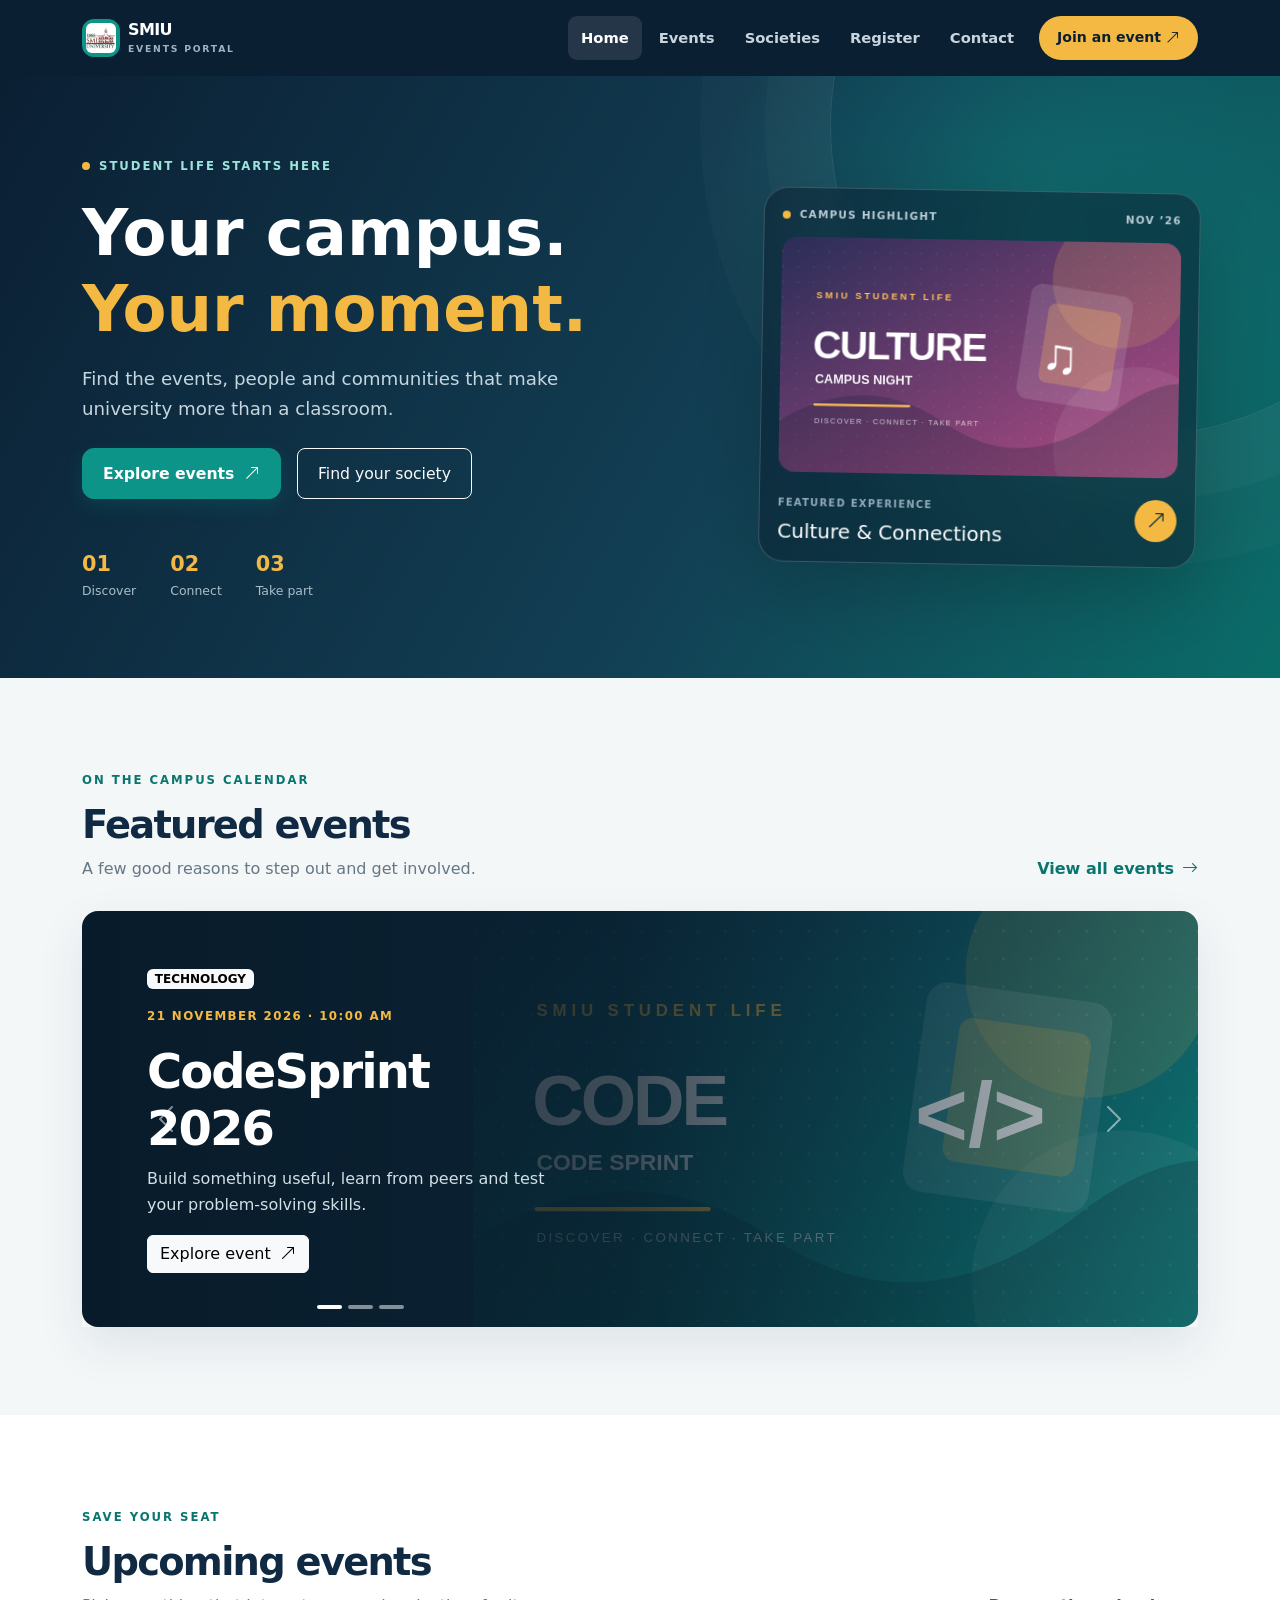
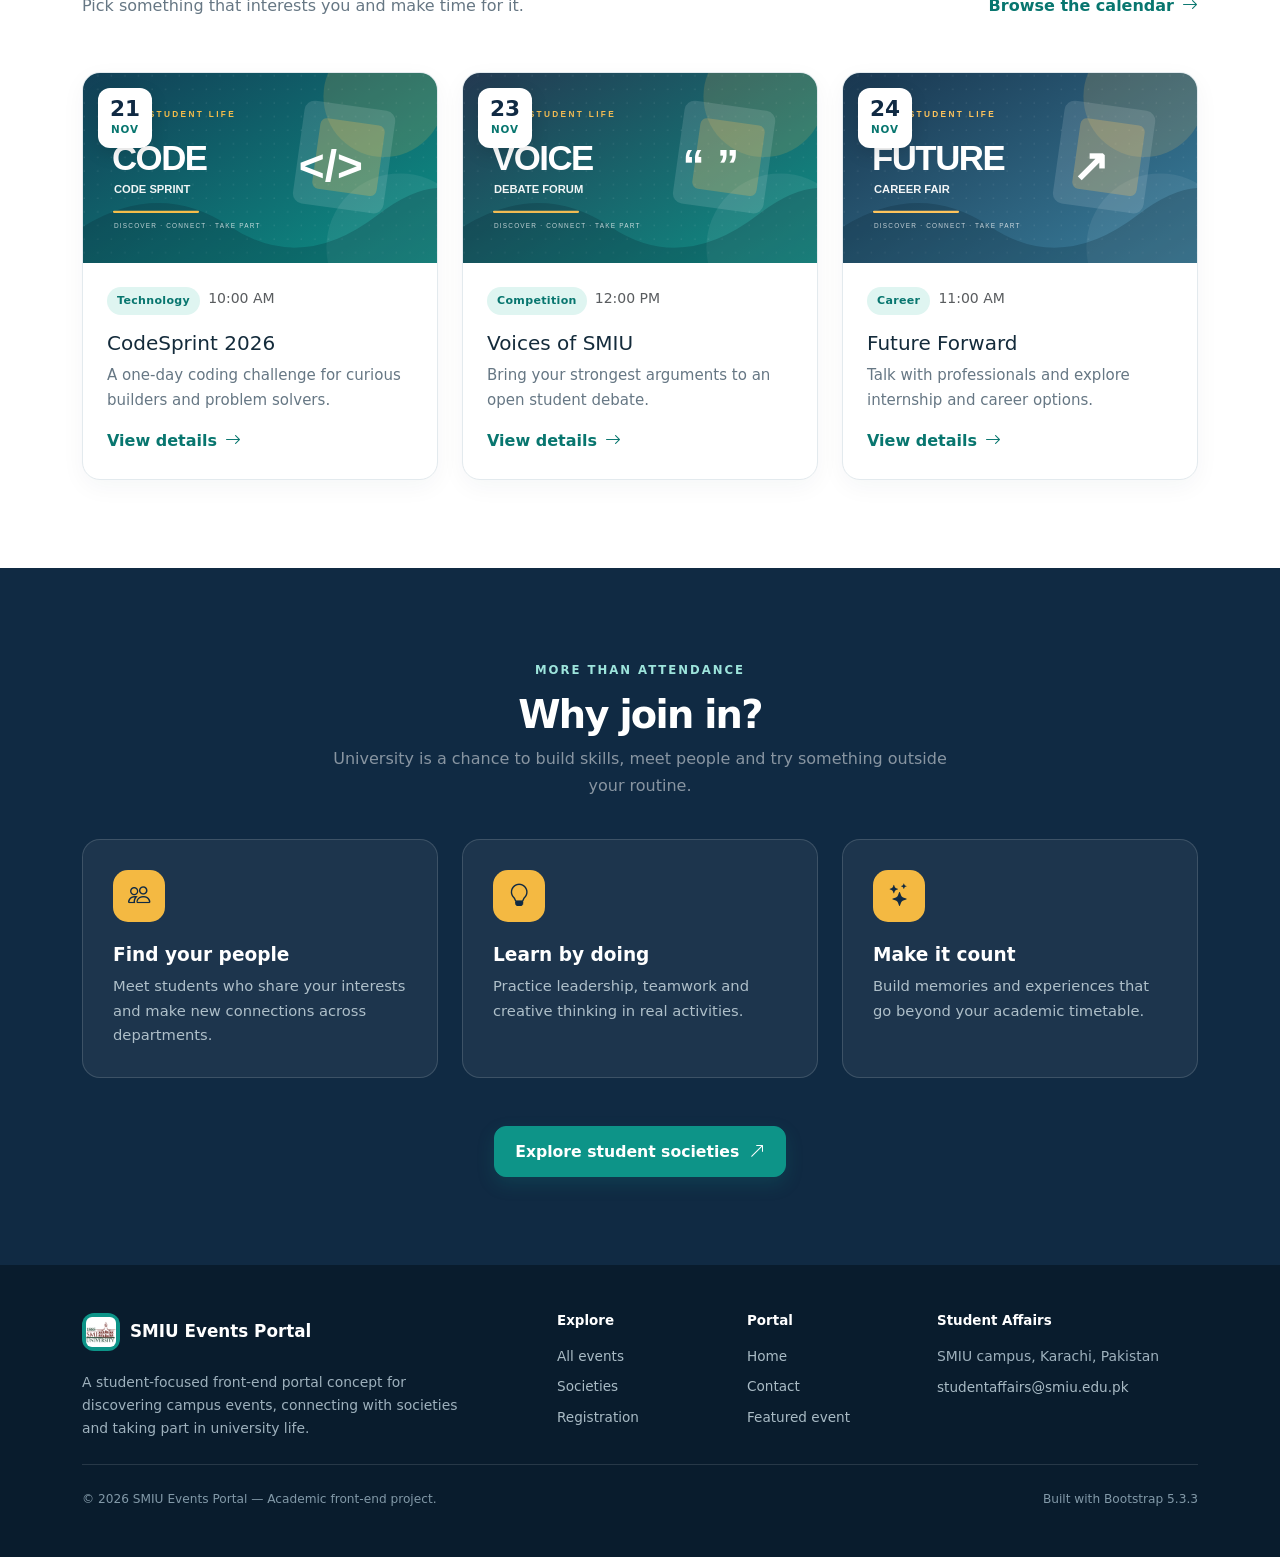
<file: index.html>
<!doctype html>
<html lang="en">
  <head>
    <meta charset="utf-8" />
    <meta name="viewport" content="width=device-width, initial-scale=1" />
    <meta
      name="description"
      content="Discover SMIU campus events, student societies, workshops and activities in one place."
    />
    <meta name="theme-color" content="#102a43" />
    <title>Discover campus life | SMIU Events Portal</title>
    <link rel="preconnect" href="https://cdn.jsdelivr.net" crossorigin />
    <link
      href="https://cdn.jsdelivr.net/npm/bootstrap@5.3.3/dist/css/bootstrap.min.css"
      rel="stylesheet"
      integrity="sha384-QWTKZyjpPEjISv5WaRU9OFeRpok6YctnYmDr5pNlyT2bRjXh0JMhjY6hW+ALEwIH"
      crossorigin="anonymous"
    />
    <link
      href="https://cdn.jsdelivr.net/npm/bootstrap-icons@1.11.3/font/bootstrap-icons.min.css"
      rel="stylesheet"
    />
    <link href="css/style.css" rel="stylesheet" />
  </head>
  <body>
    <header>
      <nav class="navbar navbar-expand-lg navbar-dark portal-navbar">
        <div class="container">
          <a
            class="navbar-brand d-flex align-items-center gap-2"
            href="index.html"
            aria-label="SMIU Events Portal home"
          >
            <span class="brand-mark">
              <img
                class="rounded"
                src="./images/smiuLogo.png"
                alt="SMIU logo"
                width="30"
                height="30"
              />
            </span>
            <span class="brand-copy">SMIU <span>EVENTS PORTAL</span></span>
          </a>
          <button
            class="navbar-toggler"
            type="button"
            data-bs-toggle="collapse"
            data-bs-target="#mainNavigation"
            aria-controls="mainNavigation"
            aria-expanded="false"
            aria-label="Toggle navigation"
          >
            <span class="navbar-toggler-icon"></span>
          </button>
          <div class="collapse navbar-collapse" id="mainNavigation">
            <ul class="navbar-nav ms-auto align-items-lg-center gap-lg-1">
              <li class="nav-item">
                <a class="nav-link active" href="index.html" aria-current="page"
                  >Home</a
                >
              </li>
              <li class="nav-item">
                <a class="nav-link" href="events.html">Events</a>
              </li>
              <li class="nav-item">
                <a class="nav-link" href="societies.html">Societies</a>
              </li>
              <li class="nav-item">
                <a class="nav-link" href="register.html">Register</a>
              </li>
              <li class="nav-item">
                <a class="nav-link" href="contact.html">Contact</a>
              </li>
              <li class="nav-item ms-lg-2">
                <a class="btn btn-nav-cta" href="register.html"
                  >Join an event
                  <i class="bi bi-arrow-up-right" aria-hidden="true"></i
                ></a>
              </li>
            </ul>
          </div>
        </div>
      </nav>
    </header>
    <main>
      <section class="home-hero">
        <div class="hero-overlay"></div>
        <div class="container position-relative hero-content">
          <div class="row align-items-center min-vh-hero g-5">
            <div class="col-lg-7">
              <span class="eyebrow eyebrow-light"
                ><span class="eyebrow-dot"></span> Student life starts
                here</span
              >
              <h1 class="display-3 fw-bold text-white mt-3">
                Your campus.<br /><span class="text-highlight"
                  >Your moment.</span
                >
              </h1>
              <p class="hero-lead mt-3">
                Find the events, people and communities that make university
                more than a classroom.
              </p>
              <div class="d-flex flex-wrap gap-3 mt-4">
                <a class="btn btn-primary btn-lg" href="events.html"
                  >Explore events
                  <i class="bi bi-arrow-up-right ms-1" aria-hidden="true"></i
                ></a>
                <a class="btn btn-outline-light btn-lg" href="societies.html"
                  >Find your society</a
                >
              </div>
              <div class="hero-proof mt-5">
                <div><strong>01</strong><span>Discover</span></div>
                <div><strong>02</strong><span>Connect</span></div>
                <div><strong>03</strong><span>Take part</span></div>
              </div>
            </div>
            <div class="col-lg-5 d-none d-lg-block">
              <div class="hero-side-card">
                <div class="hero-side-top">
                  <span class="live-dot"></span> CAMPUS HIGHLIGHT
                  <span class="ms-auto">NOV ’26</span>
                </div>
                <img
                  src="images/culture-fest.svg"
                  alt="Illustration of a student cultural festival with stage lights and people"
                  class="img-fluid rounded-4"
                />
                <div
                  class="d-flex justify-content-between align-items-center mt-3"
                >
                  <div>
                    <span class="small-label">FEATURED EXPERIENCE</span>
                    <h2 class="h5 text-white mb-0 mt-1">
                      Culture &amp; Connections
                    </h2>
                  </div>
                  <a
                    class="round-arrow"
                    href="event-details.html"
                    aria-label="View featured event details"
                    ><i class="bi bi-arrow-up-right" aria-hidden="true"></i
                  ></a>
                </div>
              </div>
            </div>
          </div>
        </div>
      </section>

      <section class="section-pad bg-soft">
        <div class="container">
          <div
            class="section-heading d-flex flex-column flex-md-row justify-content-between align-items-md-end gap-3"
          >
            <div>
              <span class="eyebrow">On the campus calendar</span>
              <h2 class="section-title">Featured events</h2>
              <p class="section-subtitle">
                A few good reasons to step out and get involved.
              </p>
            </div>
            <a class="text-link" href="events.html"
              >View all events
              <i class="bi bi-arrow-right" aria-hidden="true"></i
            ></a>
          </div>
          <div
            id="featuredEvents"
            class="carousel slide featured-carousel mt-4"
            data-bs-ride="carousel"
            data-bs-interval="5000"
          >
            <div class="carousel-indicators">
              <button
                type="button"
                data-bs-target="#featuredEvents"
                data-bs-slide-to="0"
                class="active"
                aria-current="true"
                aria-label="Slide 1"
              ></button>
              <button
                type="button"
                data-bs-target="#featuredEvents"
                data-bs-slide-to="1"
                aria-label="Slide 2"
              ></button>
              <button
                type="button"
                data-bs-target="#featuredEvents"
                data-bs-slide-to="2"
                aria-label="Slide 3"
              ></button>
            </div>
            <div class="carousel-inner rounded-4 overflow-hidden">
              <div class="carousel-item active">
                <div class="feature-slide feature-slide-one">
                  <img
                    src="images/codefest.svg"
                    alt="Illustration of a coding competition with a laptop and code symbols"
                  />
                  <div class="feature-slide-content">
                    <span class="badge text-bg-light">TECHNOLOGY</span>
                    <p class="slide-date mt-3">21 NOVEMBER 2026 · 10:00 AM</p>
                    <h3>CodeSprint 2026</h3>
                    <p>
                      Build something useful, learn from peers and test your
                      problem-solving skills.
                    </p>
                    <a class="btn btn-light" href="event-details.html"
                      >Explore event
                      <i
                        class="bi bi-arrow-up-right ms-1"
                        aria-hidden="true"
                      ></i
                    ></a>
                  </div>
                </div>
              </div>
              <div class="carousel-item">
                <div class="feature-slide feature-slide-two">
                  <img
                    src="images/career-fair.svg"
                    alt="Illustration of a career fair with students and presentation booths"
                  />
                  <div class="feature-slide-content">
                    <span class="badge text-bg-light">CAREER</span>
                    <p class="slide-date mt-3">24 NOVEMBER 2026 · 11:00 AM</p>
                    <h3>Future Forward</h3>
                    <p>
                      Meet industry guests, ask better questions and explore
                      career paths.
                    </p>
                    <a class="btn btn-light" href="event-details.html"
                      >Explore event
                      <i
                        class="bi bi-arrow-up-right ms-1"
                        aria-hidden="true"
                      ></i
                    ></a>
                  </div>
                </div>
              </div>
              <div class="carousel-item">
                <div class="feature-slide feature-slide-three">
                  <img
                    src="images/culture-fest.svg"
                    alt="Illustration of a campus cultural night with colorful stage lighting"
                  />
                  <div class="feature-slide-content">
                    <span class="badge text-bg-light">CULTURE</span>
                    <p class="slide-date mt-3">28 NOVEMBER 2026 · 05:00 PM</p>
                    <h3>Culture &amp; Connections</h3>
                    <p>
                      An evening for music, food, creativity and the many
                      stories on campus.
                    </p>
                    <a class="btn btn-light" href="event-details.html"
                      >Explore event
                      <i
                        class="bi bi-arrow-up-right ms-1"
                        aria-hidden="true"
                      ></i
                    ></a>
                  </div>
                </div>
              </div>
            </div>
            <button
              class="carousel-control-prev"
              type="button"
              data-bs-target="#featuredEvents"
              data-bs-slide="prev"
            >
              <span class="carousel-control-prev-icon" aria-hidden="true"></span
              ><span class="visually-hidden">Previous</span>
            </button>
            <button
              class="carousel-control-next"
              type="button"
              data-bs-target="#featuredEvents"
              data-bs-slide="next"
            >
              <span class="carousel-control-next-icon" aria-hidden="true"></span
              ><span class="visually-hidden">Next</span>
            </button>
          </div>
        </div>
      </section>

      <section class="section-pad">
        <div class="container">
          <div
            class="section-heading d-flex flex-column flex-md-row justify-content-between align-items-md-end gap-3"
          >
            <div>
              <span class="eyebrow">Save your seat</span>
              <h2 class="section-title">Upcoming events</h2>
              <p class="section-subtitle">
                Pick something that interests you and make time for it.
              </p>
            </div>
            <a class="text-link" href="events.html"
              >Browse the calendar
              <i class="bi bi-arrow-right" aria-hidden="true"></i
            ></a>
          </div>
          <div class="row g-4 mt-2">
            <div class="col-md-6 col-lg-4">
              <article class="event-card h-100">
                <div class="event-image-wrap">
                  <img
                    src="images/codefest.svg"
                    alt="Illustrated artwork for CodeSprint coding competition"
                  /><span class="date-tile"
                    ><strong>21</strong><small>NOV</small></span
                  >
                </div>
                <div class="p-4">
                  <div class="d-flex gap-2 flex-wrap mb-3">
                    <span class="category-badge">Technology</span
                    ><span class="text-muted small">10:00 AM</span>
                  </div>
                  <h3 class="h5">CodeSprint 2026</h3>
                  <p class="card-copy">
                    A one-day coding challenge for curious builders and problem
                    solvers.
                  </p>
                  <a class="text-link" href="event-details.html"
                    >View details
                    <i class="bi bi-arrow-right" aria-hidden="true"></i
                  ></a>
                </div>
              </article>
            </div>
            <div class="col-md-6 col-lg-4">
              <article class="event-card h-100">
                <div class="event-image-wrap">
                  <img
                    src="images/debate.svg"
                    alt="Illustration of two microphones for a student debate"
                  /><span class="date-tile"
                    ><strong>23</strong><small>NOV</small></span
                  >
                </div>
                <div class="p-4">
                  <div class="d-flex gap-2 flex-wrap mb-3">
                    <span class="category-badge">Competition</span
                    ><span class="text-muted small">12:00 PM</span>
                  </div>
                  <h3 class="h5">Voices of SMIU</h3>
                  <p class="card-copy">
                    Bring your strongest arguments to an open student debate.
                  </p>
                  <a class="text-link" href="event-details.html"
                    >View details
                    <i class="bi bi-arrow-right" aria-hidden="true"></i
                  ></a>
                </div>
              </article>
            </div>
            <div class="col-md-6 col-lg-4">
              <article class="event-card h-100">
                <div class="event-image-wrap">
                  <img
                    src="images/career-fair.svg"
                    alt="Illustrated artwork for a student career fair"
                  /><span class="date-tile"
                    ><strong>24</strong><small>NOV</small></span
                  >
                </div>
                <div class="p-4">
                  <div class="d-flex gap-2 flex-wrap mb-3">
                    <span class="category-badge">Career</span
                    ><span class="text-muted small">11:00 AM</span>
                  </div>
                  <h3 class="h5">Future Forward</h3>
                  <p class="card-copy">
                    Talk with professionals and explore internship and career
                    options.
                  </p>
                  <a class="text-link" href="event-details.html"
                    >View details
                    <i class="bi bi-arrow-right" aria-hidden="true"></i
                  ></a>
                </div>
              </article>
            </div>
          </div>
        </div>
      </section>

      <section class="section-pad bg-navy text-white">
        <div class="container">
          <div class="text-center mx-auto section-intro">
            <span class="eyebrow eyebrow-light">More than attendance</span>
            <h2 class="section-title text-white">Why join in?</h2>
            <p class="section-subtitle text-white-50">
              University is a chance to build skills, meet people and try
              something outside your routine.
            </p>
          </div>
          <div class="row g-4 mt-3">
            <div class="col-md-4">
              <div class="why-card h-100">
                <span class="why-icon"
                  ><i class="bi bi-people" aria-hidden="true"></i
                ></span>
                <h3>Find your people</h3>
                <p>
                  Meet students who share your interests and make new
                  connections across departments.
                </p>
              </div>
            </div>
            <div class="col-md-4">
              <div class="why-card h-100">
                <span class="why-icon"
                  ><i class="bi bi-lightbulb" aria-hidden="true"></i
                ></span>
                <h3>Learn by doing</h3>
                <p>
                  Practice leadership, teamwork and creative thinking in real
                  activities.
                </p>
              </div>
            </div>
            <div class="col-md-4">
              <div class="why-card h-100">
                <span class="why-icon"
                  ><i class="bi bi-stars" aria-hidden="true"></i
                ></span>
                <h3>Make it count</h3>
                <p>
                  Build memories and experiences that go beyond your academic
                  timetable.
                </p>
              </div>
            </div>
          </div>
          <div class="text-center mt-5">
            <a class="btn btn-primary btn-lg" href="societies.html"
              >Explore student societies
              <i class="bi bi-arrow-up-right ms-1" aria-hidden="true"></i
            ></a>
          </div>
        </div>
      </section>
    </main>
    <footer class="portal-footer">
      <div class="container py-5">
        <div class="row g-4 align-items-start">
          <div class="col-lg-5">
            <a class="footer-brand" href="index.html"
              ><span class="brand-mark"
                ><img
                  class="rounded"
                  src="./images/smiuLogo.png"
                  alt="SMIU logo"
                  width="30"
                  height="30"
              /></span>
              SMIU Events Portal</a
            >
            <p class="footer-copy mt-3 mb-0">
              A student-focused front-end portal concept for discovering campus
              events, connecting with societies and taking part in university
              life.
            </p>
          </div>
          <div class="col-6 col-lg-2">
            <h2 class="footer-heading">Explore</h2>
            <a href="events.html">All events</a>
            <a href="societies.html">Societies</a>
            <a href="register.html">Registration</a>
          </div>
          <div class="col-6 col-lg-2">
            <h2 class="footer-heading">Portal</h2>
            <a href="index.html">Home</a>
            <a href="contact.html">Contact</a>
            <a href="event-details.html">Featured event</a>
          </div>
          <div class="col-lg-3">
            <h2 class="footer-heading">Student Affairs</h2>
            <p class="footer-copy mb-2">SMIU campus, Karachi, Pakistan</p>
            <a href="mailto:studentaffairs@smiu.edu.pk"
              >studentaffairs@smiu.edu.pk</a
            >
          </div>
        </div>
        <div
          class="footer-bottom mt-4 pt-4 d-flex flex-column flex-md-row justify-content-between gap-2"
        >
          <span
            >© <span data-current-year>2026</span> SMIU Events Portal — Academic
            front-end project.</span
          >
          <span>Built with Bootstrap 5.3.3</span>
        </div>
      </div>
    </footer>
    <script
      src="https://cdn.jsdelivr.net/npm/bootstrap@5.3.3/dist/js/bootstrap.bundle.min.js"
      integrity="sha384-YvpcrYf0tY3lHB60NNkmXc5s9fDVZLESaAA55NDzOxhy9GkcIdslK1eN7N6jIeHz"
      crossorigin="anonymous"
    ></script>
    <script src="js/main.js"></script>
  </body>
</html>
</file>
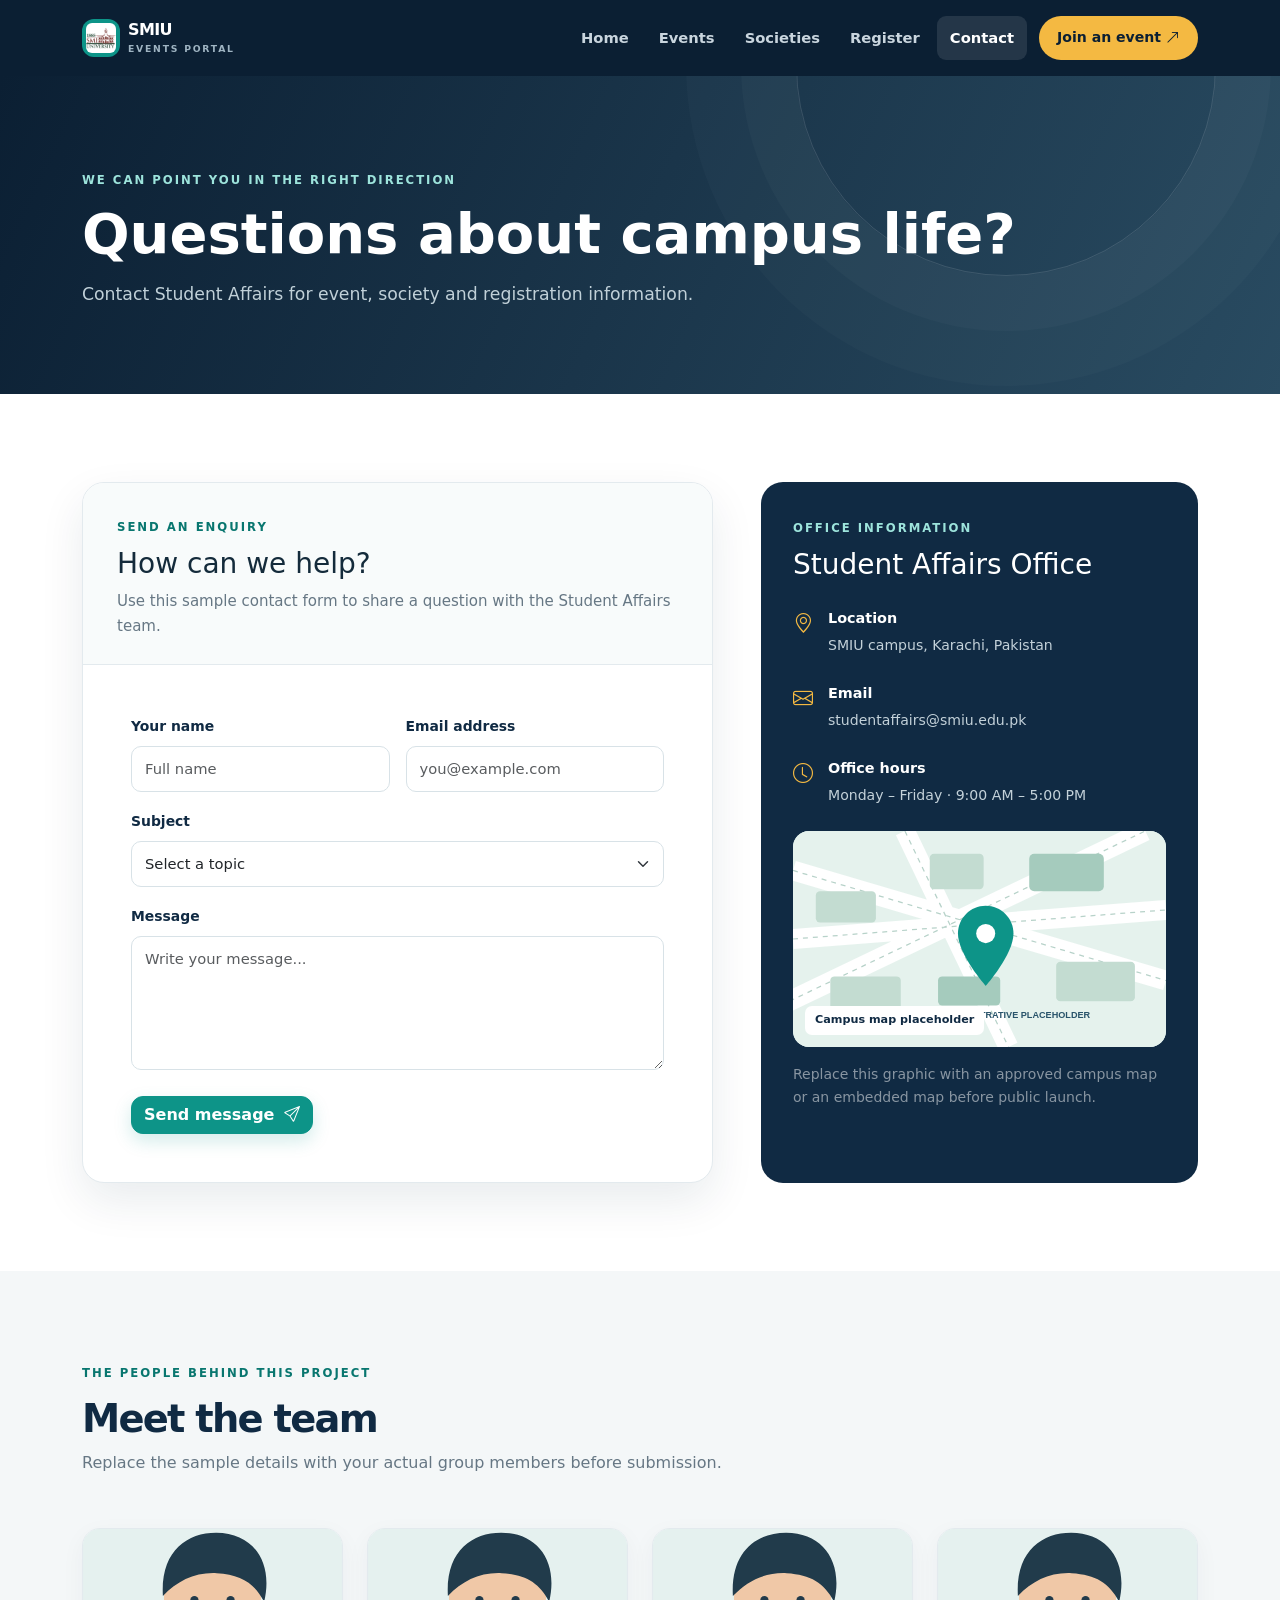
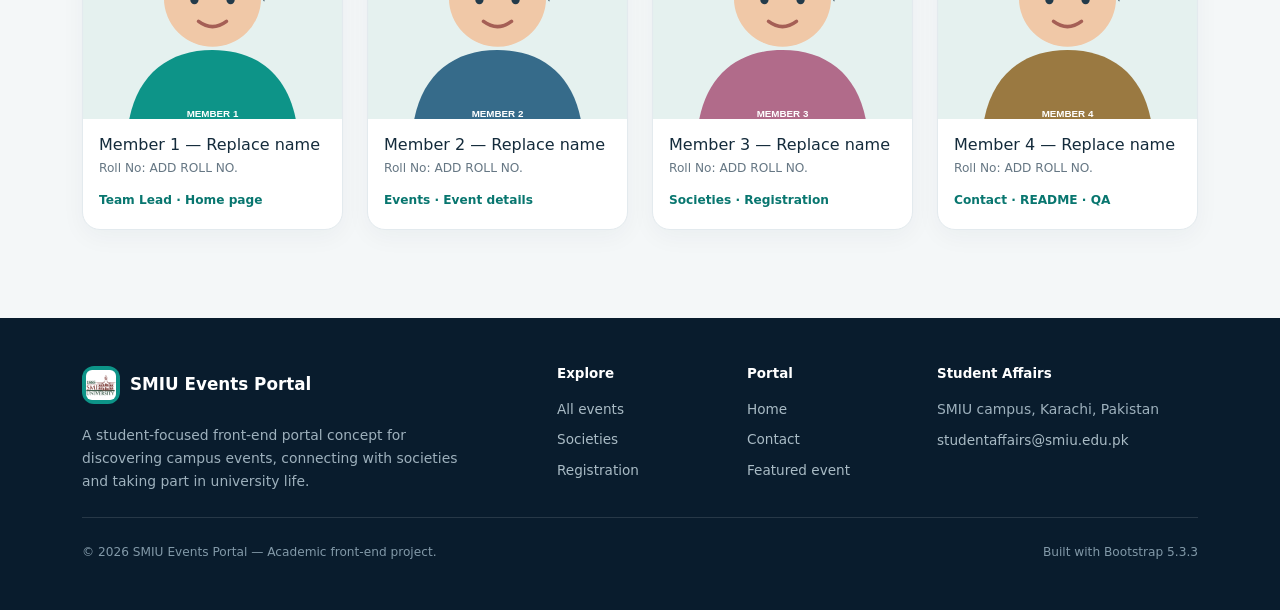
<file: contact.html>
<!doctype html>
<html lang="en">
  <head>
    <meta charset="utf-8" />
    <meta name="viewport" content="width=device-width, initial-scale=1" />
    <meta
      name="description"
      content="Contact the SMIU Student Affairs Office and view the student project team."
    />
    <meta name="theme-color" content="#102a43" />
    <title>Contact Student Affairs | SMIU Events Portal</title>
    <link rel="preconnect" href="https://cdn.jsdelivr.net" crossorigin />
    <link
      href="https://cdn.jsdelivr.net/npm/bootstrap@5.3.3/dist/css/bootstrap.min.css"
      rel="stylesheet"
      integrity="sha384-QWTKZyjpPEjISv5WaRU9OFeRpok6YctnYmDr5pNlyT2bRjXh0JMhjY6hW+ALEwIH"
      crossorigin="anonymous"
    />
    <link
      href="https://cdn.jsdelivr.net/npm/bootstrap-icons@1.11.3/font/bootstrap-icons.min.css"
      rel="stylesheet"
    />
    <link href="css/style.css" rel="stylesheet" />
  </head>
  <body>
    <header>
      <nav class="navbar navbar-expand-lg navbar-dark portal-navbar">
        <div class="container">
          <a
            class="navbar-brand d-flex align-items-center gap-2"
            href="index.html"
            aria-label="SMIU Events Portal home"
          >
            <span class="brand-mark"
              ><img
                class="rounded"
                src="./images/smiuLogo.png"
                alt="SMIU logo"
                width="30"
                height="30"
            /></span>
            <span class="brand-copy">SMIU <span>EVENTS PORTAL</span></span>
          </a>
          <button
            class="navbar-toggler"
            type="button"
            data-bs-toggle="collapse"
            data-bs-target="#mainNavigation"
            aria-controls="mainNavigation"
            aria-expanded="false"
            aria-label="Toggle navigation"
          >
            <span class="navbar-toggler-icon"></span>
          </button>
          <div class="collapse navbar-collapse" id="mainNavigation">
            <ul class="navbar-nav ms-auto align-items-lg-center gap-lg-1">
              <li class="nav-item">
                <a class="nav-link" href="index.html">Home</a>
              </li>
              <li class="nav-item">
                <a class="nav-link" href="events.html">Events</a>
              </li>
              <li class="nav-item">
                <a class="nav-link" href="societies.html">Societies</a>
              </li>
              <li class="nav-item">
                <a class="nav-link" href="register.html">Register</a>
              </li>
              <li class="nav-item">
                <a
                  class="nav-link active"
                  href="contact.html"
                  aria-current="page"
                  >Contact</a
                >
              </li>
              <li class="nav-item ms-lg-2">
                <a class="btn btn-nav-cta" href="register.html"
                  >Join an event
                  <i class="bi bi-arrow-up-right" aria-hidden="true"></i
                ></a>
              </li>
            </ul>
          </div>
        </div>
      </nav>
    </header>
    <main>
      <section class="page-hero page-hero-contact">
        <div class="container">
          <span class="eyebrow eyebrow-light"
            >We can point you in the right direction</span
          >
          <h1 class="display-4 fw-bold text-white mt-2">
            Questions about campus life?
          </h1>
          <p class="page-hero-copy">
            Contact Student Affairs for event, society and registration
            information.
          </p>
        </div>
      </section>
      <section class="section-pad">
        <div class="container">
          <div class="row g-5">
            <div class="col-lg-7">
              <div class="form-shell">
                <div class="form-shell-heading">
                  <span class="eyebrow">Send an enquiry</span>
                  <h2 class="h3 mt-2">How can we help?</h2>
                  <p class="body-copy mb-0">
                    Use this sample contact form to share a question with the
                    Student Affairs team.
                  </p>
                </div>
                <form class="p-4 p-lg-5" data-demo-form>
                  <div class="row g-3">
                    <div class="col-md-6">
                      <label for="contactName" class="form-label"
                        >Your name</label
                      ><input
                        class="form-control"
                        id="contactName"
                        name="name"
                        type="text"
                        placeholder="Full name"
                        required
                      />
                    </div>
                    <div class="col-md-6">
                      <label for="contactEmail" class="form-label"
                        >Email address</label
                      ><input
                        class="form-control"
                        id="contactEmail"
                        name="email"
                        type="email"
                        placeholder="you@example.com"
                        required
                      />
                    </div>
                    <div class="col-12">
                      <label for="contactSubject" class="form-label"
                        >Subject</label
                      ><select
                        class="form-select"
                        id="contactSubject"
                        name="subject"
                        required
                      >
                        <option value="" selected disabled>
                          Select a topic
                        </option>
                        <option>Event information</option>
                        <option>Society membership</option>
                        <option>Registration support</option>
                        <option>Other enquiry</option>
                      </select>
                    </div>
                    <div class="col-12">
                      <label for="contactMessage" class="form-label"
                        >Message</label
                      ><textarea
                        class="form-control"
                        id="contactMessage"
                        name="message"
                        rows="5"
                        placeholder="Write your message..."
                        required
                      ></textarea>
                    </div>
                    <div class="col-12">
                      <div class="form-feedback" aria-live="polite"></div>
                      <button type="submit" class="btn btn-primary">
                        Send message
                        <i class="bi bi-send ms-1" aria-hidden="true"></i>
                      </button>
                    </div>
                  </div>
                </form>
              </div>
            </div>
            <div class="col-lg-5">
              <div class="contact-info-panel">
                <span class="eyebrow eyebrow-light">Office information</span>
                <h2 class="h3 text-white mt-2">Student Affairs Office</h2>
                <div class="contact-detail">
                  <i class="bi bi-geo-alt" aria-hidden="true"></i>
                  <div>
                    <strong>Location</strong
                    ><span>SMIU campus, Karachi, Pakistan</span>
                  </div>
                </div>
                <div class="contact-detail">
                  <i class="bi bi-envelope" aria-hidden="true"></i>
                  <div>
                    <strong>Email</strong
                    ><a href="mailto:studentaffairs@smiu.edu.pk"
                      >studentaffairs@smiu.edu.pk</a
                    >
                  </div>
                </div>
                <div class="contact-detail">
                  <i class="bi bi-clock" aria-hidden="true"></i>
                  <div>
                    <strong>Office hours</strong
                    ><span>Monday – Friday · 9:00 AM – 5:00 PM</span>
                  </div>
                </div>
                <div class="map-placeholder mt-4">
                  <img
                    src="images/campus-map.svg"
                    alt="Illustrated map placeholder showing a route marker for the SMIU campus"
                  /><span>Campus map placeholder</span>
                </div>
                <p class="small text-white-50 mt-3 mb-0">
                  Replace this graphic with an approved campus map or an
                  embedded map before public launch.
                </p>
              </div>
            </div>
          </div>
        </div>
      </section>
      <section class="section-pad bg-soft">
        <div class="container">
          <div class="section-heading">
            <span class="eyebrow">The people behind this project</span>
            <h2 class="section-title">Meet the team</h2>
            <p class="section-subtitle">
              Replace the sample details with your actual group members before
              submission.
            </p>
          </div>
          <div class="row g-4 mt-2">
            <div class="col-sm-6 col-lg-3">
              <article class="team-card h-100">
                <img
                  src="images/team-1.svg"
                  alt="Illustrated profile placeholder for group member one"
                />
                <div class="p-3">
                  <h3 class="h6 mb-1">Member 1 — Replace name</h3>
                  <p class="team-roll mb-2">Roll No: ADD ROLL NO.</p>
                  <span class="team-role">Team Lead · Home page</span>
                </div>
              </article>
            </div>
            <div class="col-sm-6 col-lg-3">
              <article class="team-card h-100">
                <img
                  src="images/team-2.svg"
                  alt="Illustrated profile placeholder for group member two"
                />
                <div class="p-3">
                  <h3 class="h6 mb-1">Member 2 — Replace name</h3>
                  <p class="team-roll mb-2">Roll No: ADD ROLL NO.</p>
                  <span class="team-role">Events · Event details</span>
                </div>
              </article>
            </div>
            <div class="col-sm-6 col-lg-3">
              <article class="team-card h-100">
                <img
                  src="images/team-3.svg"
                  alt="Illustrated profile placeholder for group member three"
                />
                <div class="p-3">
                  <h3 class="h6 mb-1">Member 3 — Replace name</h3>
                  <p class="team-roll mb-2">Roll No: ADD ROLL NO.</p>
                  <span class="team-role">Societies · Registration</span>
                </div>
              </article>
            </div>
            <div class="col-sm-6 col-lg-3">
              <article class="team-card h-100">
                <img
                  src="images/team-4.svg"
                  alt="Illustrated profile placeholder for group member four"
                />
                <div class="p-3">
                  <h3 class="h6 mb-1">Member 4 — Replace name</h3>
                  <p class="team-roll mb-2">Roll No: ADD ROLL NO.</p>
                  <span class="team-role">Contact · README · QA</span>
                </div>
              </article>
            </div>
          </div>
        </div>
      </section>
    </main>
    <footer class="portal-footer">
      <div class="container py-5">
        <div class="row g-4 align-items-start">
          <div class="col-lg-5">
            <a class="footer-brand" href="index.html"
              ><span class="brand-mark"
                ><img
                  class="rounded"
                  src="./images/smiuLogo.png"
                  alt="SMIU logo"
                  width="30"
                  height="30"
              /></span>
              SMIU Events Portal</a
            >
            <p class="footer-copy mt-3 mb-0">
              A student-focused front-end portal concept for discovering campus
              events, connecting with societies and taking part in university
              life.
            </p>
          </div>
          <div class="col-6 col-lg-2">
            <h2 class="footer-heading">Explore</h2>
            <a href="events.html">All events</a>
            <a href="societies.html">Societies</a>
            <a href="register.html">Registration</a>
          </div>
          <div class="col-6 col-lg-2">
            <h2 class="footer-heading">Portal</h2>
            <a href="index.html">Home</a>
            <a href="contact.html">Contact</a>
            <a href="event-details.html">Featured event</a>
          </div>
          <div class="col-lg-3">
            <h2 class="footer-heading">Student Affairs</h2>
            <p class="footer-copy mb-2">SMIU campus, Karachi, Pakistan</p>
            <a href="mailto:studentaffairs@smiu.edu.pk"
              >studentaffairs@smiu.edu.pk</a
            >
          </div>
        </div>
        <div
          class="footer-bottom mt-4 pt-4 d-flex flex-column flex-md-row justify-content-between gap-2"
        >
          <span
            >© <span data-current-year>2026</span> SMIU Events Portal — Academic
            front-end project.</span
          >
          <span>Built with Bootstrap 5.3.3</span>
        </div>
      </div>
    </footer>
    <script
      src="https://cdn.jsdelivr.net/npm/bootstrap@5.3.3/dist/js/bootstrap.bundle.min.js"
      integrity="sha384-YvpcrYf0tY3lHB60NNkmXc5s9fDVZLESaAA55NDzOxhy9GkcIdslK1eN7N6jIeHz"
      crossorigin="anonymous"
    ></script>
    <script src="js/main.js"></script>
  </body>
</html>
</file>
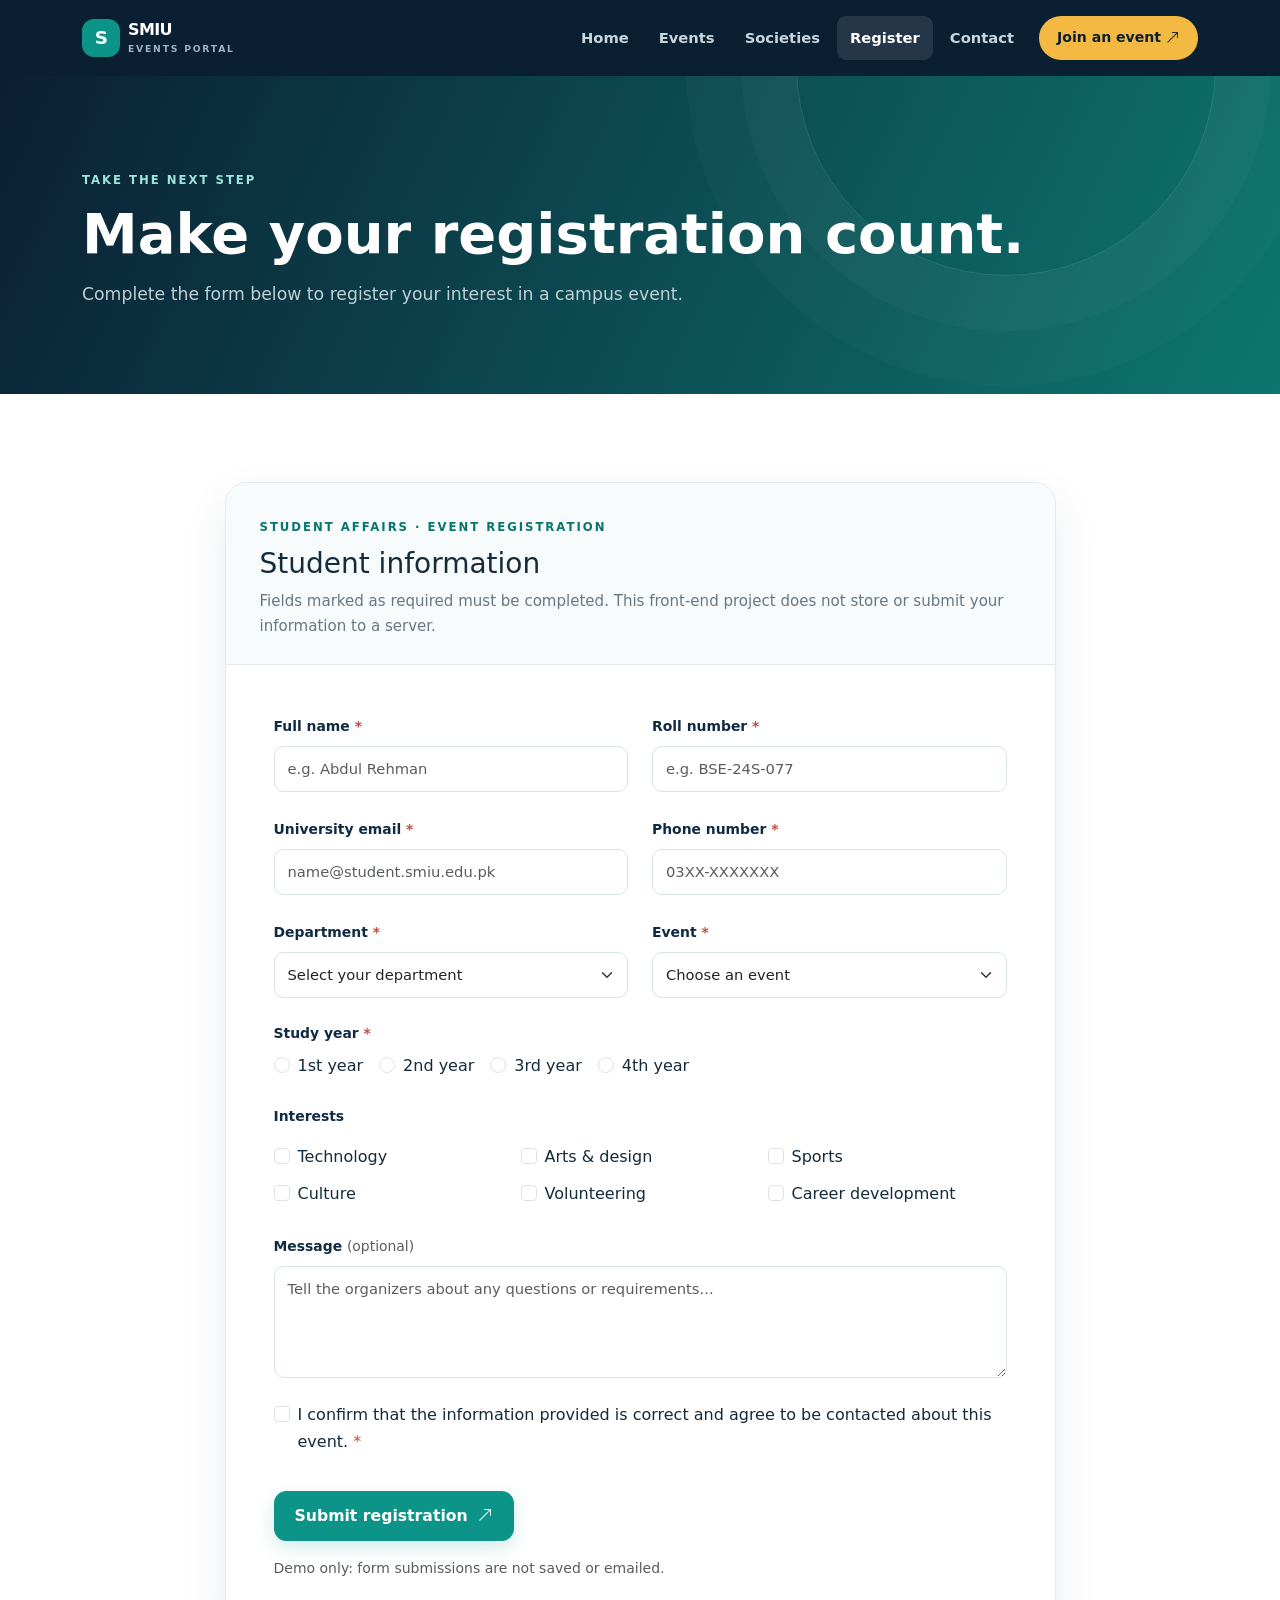
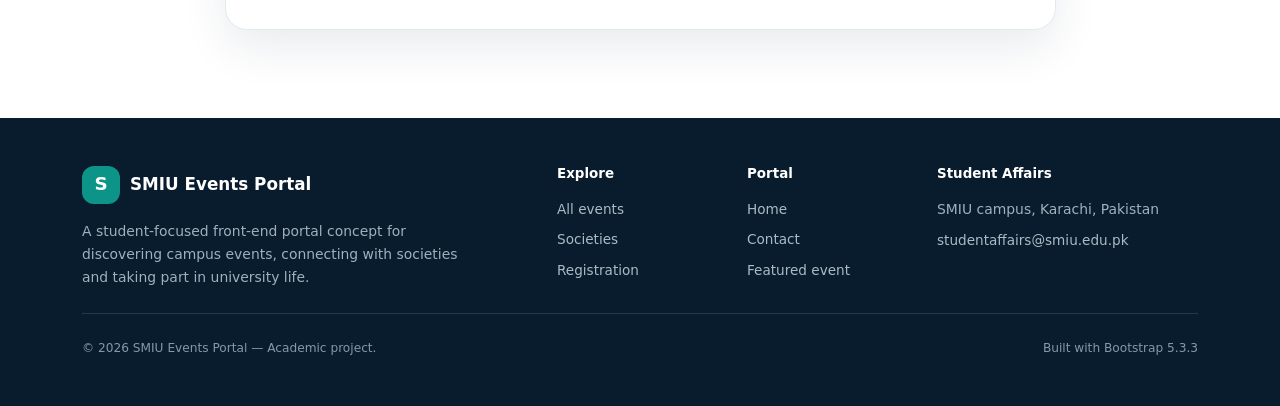
<file: register.html>
<!doctype html>
<html lang="en">
<head>
  <meta charset="utf-8">
  <meta name="viewport" content="width=device-width, initial-scale=1">
  <meta name="description" content="Register your interest in an SMIU campus event using the sample student registration form.">
  <meta name="theme-color" content="#102a43">
  <title>Student registration | SMIU Events Portal</title>
  <link rel="preconnect" href="https://cdn.jsdelivr.net" crossorigin>
  <link href="https://cdn.jsdelivr.net/npm/bootstrap@5.3.3/dist/css/bootstrap.min.css" rel="stylesheet" integrity="sha384-QWTKZyjpPEjISv5WaRU9OFeRpok6YctnYmDr5pNlyT2bRjXh0JMhjY6hW+ALEwIH" crossorigin="anonymous">
  <link href="https://cdn.jsdelivr.net/npm/bootstrap-icons@1.11.3/font/bootstrap-icons.min.css" rel="stylesheet">
  <link href="css/style.css" rel="stylesheet">
</head>
<body>
<header>
  <nav class="navbar navbar-expand-lg navbar-dark portal-navbar">
    <div class="container">
      <a class="navbar-brand d-flex align-items-center gap-2" href="index.html" aria-label="SMIU Events Portal home">
        <span class="brand-mark">S</span>
        <span class="brand-copy">SMIU <span>EVENTS PORTAL</span></span>
      </a>
      <button class="navbar-toggler" type="button" data-bs-toggle="collapse" data-bs-target="#mainNavigation" aria-controls="mainNavigation" aria-expanded="false" aria-label="Toggle navigation">
        <span class="navbar-toggler-icon"></span>
      </button>
      <div class="collapse navbar-collapse" id="mainNavigation">
        <ul class="navbar-nav ms-auto align-items-lg-center gap-lg-1">
          <li class="nav-item"><a class="nav-link" href="index.html">Home</a></li>
          <li class="nav-item"><a class="nav-link" href="events.html">Events</a></li>
          <li class="nav-item"><a class="nav-link" href="societies.html">Societies</a></li>
          <li class="nav-item"><a class="nav-link active" href="register.html" aria-current="page">Register</a></li>
          <li class="nav-item"><a class="nav-link" href="contact.html">Contact</a></li>
          <li class="nav-item ms-lg-2"><a class="btn btn-nav-cta" href="register.html">Join an event <i class="bi bi-arrow-up-right" aria-hidden="true"></i></a></li>
        </ul>
      </div>
    </div>
  </nav>
</header>
<main>
<section class="page-hero page-hero-register"><div class="container"><span class="eyebrow eyebrow-light">Take the next step</span><h1 class="display-4 fw-bold text-white mt-2">Make your registration count.</h1><p class="page-hero-copy">Complete the form below to register your interest in a campus event.</p></div></section>
<section class="section-pad"><div class="container"><div class="row justify-content-center"><div class="col-lg-10 col-xl-9"><div class="form-shell"><div class="form-shell-heading"><span class="eyebrow">Student affairs · Event registration</span><h2 class="h3 mt-2">Student information</h2><p class="body-copy mb-0">Fields marked as required must be completed. This front-end project does not store or submit your information to a server.</p></div><form class="p-4 p-lg-5" data-demo-form>
<div class="row g-4">
  <div class="col-md-6"><label for="fullName" class="form-label">Full name <span class="required-mark">*</span></label><input type="text" class="form-control" id="fullName" name="fullName" placeholder="e.g. Abdul Rehman" autocomplete="name" required></div>
  <div class="col-md-6"><label for="rollNumber" class="form-label">Roll number <span class="required-mark">*</span></label><input type="text" class="form-control" id="rollNumber" name="rollNumber" placeholder="e.g. BSE-24S-077" required></div>
  <div class="col-md-6"><label for="studentEmail" class="form-label">University email <span class="required-mark">*</span></label><input type="email" class="form-control" id="studentEmail" name="email" placeholder="name@student.smiu.edu.pk" autocomplete="email" required></div>
  <div class="col-md-6"><label for="phoneNumber" class="form-label">Phone number <span class="required-mark">*</span></label><input type="tel" class="form-control" id="phoneNumber" name="phone" placeholder="03XX-XXXXXXX" pattern="[0-9+() -]{7,20}" autocomplete="tel" required></div>
  <div class="col-md-6"><label for="department" class="form-label">Department <span class="required-mark">*</span></label><select class="form-select" id="department" name="department" required><option value="" selected disabled>Select your department</option><option>Software Engineering</option><option>Computer Science</option><option>Business Administration</option><option>Media Studies</option><option>Artificial Intelligence</option><option>Other</option></select></div>
  <div class="col-md-6"><label for="eventChoice" class="form-label">Event <span class="required-mark">*</span></label><select class="form-select" id="eventChoice" name="event" required><option value="" selected disabled>Choose an event</option><option>CodeSprint 2026</option><option>Voices of SMIU</option><option>Future Forward</option><option>Design Jam</option><option>Campus Sports Day</option><option>Frames of Karachi</option><option>Green Campus Drive</option><option>Culture &amp; Connections</option></select></div>
  <fieldset class="col-12"><legend class="form-label mb-2">Study year <span class="required-mark">*</span></legend><div class="d-flex flex-wrap gap-3"><div class="form-check"><input class="form-check-input" type="radio" name="studyYear" id="year1" value="1st year" required><label class="form-check-label" for="year1">1st year</label></div><div class="form-check"><input class="form-check-input" type="radio" name="studyYear" id="year2" value="2nd year"><label class="form-check-label" for="year2">2nd year</label></div><div class="form-check"><input class="form-check-input" type="radio" name="studyYear" id="year3" value="3rd year"><label class="form-check-label" for="year3">3rd year</label></div><div class="form-check"><input class="form-check-input" type="radio" name="studyYear" id="year4" value="4th year"><label class="form-check-label" for="year4">4th year</label></div></div></fieldset>
  <fieldset class="col-12"><legend class="form-label mb-2">Interests</legend><div class="row g-2"><div class="col-6 col-md-4"><div class="form-check"><input class="form-check-input" type="checkbox" id="interestTech" name="interests" value="Technology"><label class="form-check-label" for="interestTech">Technology</label></div></div><div class="col-6 col-md-4"><div class="form-check"><input class="form-check-input" type="checkbox" id="interestArts" name="interests" value="Arts"><label class="form-check-label" for="interestArts">Arts &amp; design</label></div></div><div class="col-6 col-md-4"><div class="form-check"><input class="form-check-input" type="checkbox" id="interestSports" name="interests" value="Sports"><label class="form-check-label" for="interestSports">Sports</label></div></div><div class="col-6 col-md-4"><div class="form-check"><input class="form-check-input" type="checkbox" id="interestCulture" name="interests" value="Culture"><label class="form-check-label" for="interestCulture">Culture</label></div></div><div class="col-6 col-md-4"><div class="form-check"><input class="form-check-input" type="checkbox" id="interestVolunteering" name="interests" value="Volunteering"><label class="form-check-label" for="interestVolunteering">Volunteering</label></div></div><div class="col-6 col-md-4"><div class="form-check"><input class="form-check-input" type="checkbox" id="interestCareer" name="interests" value="Career"><label class="form-check-label" for="interestCareer">Career development</label></div></div></div></fieldset>
  <div class="col-12"><label for="studentMessage" class="form-label">Message <span class="text-muted fw-normal">(optional)</span></label><textarea class="form-control" id="studentMessage" name="message" rows="4" placeholder="Tell the organizers about any questions or requirements..."></textarea></div>
  <div class="col-12"><div class="form-check"><input class="form-check-input" type="checkbox" id="termsAccepted" name="terms" required><label class="form-check-label" for="termsAccepted">I confirm that the information provided is correct and agree to be contacted about this event. <span class="required-mark">*</span></label></div></div>
  <div class="col-12"><div class="form-feedback" aria-live="polite"></div><button type="submit" class="btn btn-primary btn-lg">Submit registration <i class="bi bi-arrow-up-right ms-1" aria-hidden="true"></i></button><p class="small text-muted mt-3 mb-0">Demo only: form submissions are not saved or emailed.</p></div>
</div></form></div></div></div></div></section>
</main>
<footer class="portal-footer">
  <div class="container py-5">
    <div class="row g-4 align-items-start">
      <div class="col-lg-5">
        <a class="footer-brand" href="index.html"><span class="brand-mark">S</span> SMIU Events Portal</a>
        <p class="footer-copy mt-3 mb-0">A student-focused front-end portal concept for discovering campus events, connecting with societies and taking part in university life.</p>
      </div>
      <div class="col-6 col-lg-2">
        <h2 class="footer-heading">Explore</h2>
        <a href="events.html">All events</a>
        <a href="societies.html">Societies</a>
        <a href="register.html">Registration</a>
      </div>
      <div class="col-6 col-lg-2">
        <h2 class="footer-heading">Portal</h2>
        <a href="index.html">Home</a>
        <a href="contact.html">Contact</a>
        <a href="event-details.html">Featured event</a>
      </div>
      <div class="col-lg-3">
        <h2 class="footer-heading">Student Affairs</h2>
        <p class="footer-copy mb-2">SMIU campus, Karachi, Pakistan</p>
        <a href="mailto:studentaffairs@smiu.edu.pk">studentaffairs@smiu.edu.pk</a>
      </div>
    </div>
    <div class="footer-bottom mt-4 pt-4 d-flex flex-column flex-md-row justify-content-between gap-2">
      <span>© <span data-current-year>2026</span> SMIU Events Portal — Academic  project.</span>
      <span>Built with Bootstrap 5.3.3</span>
    </div>
  </div>
</footer>
<script src="https://cdn.jsdelivr.net/npm/bootstrap@5.3.3/dist/js/bootstrap.bundle.min.js" integrity="sha384-YvpcrYf0tY3lHB60NNkmXc5s9fDVZLESaAA55NDzOxhy9GkcIdslK1eN7N6jIeHz" crossorigin="anonymous"></script>
<script src="js/main.js"></script>
</body>
</html>
</file>
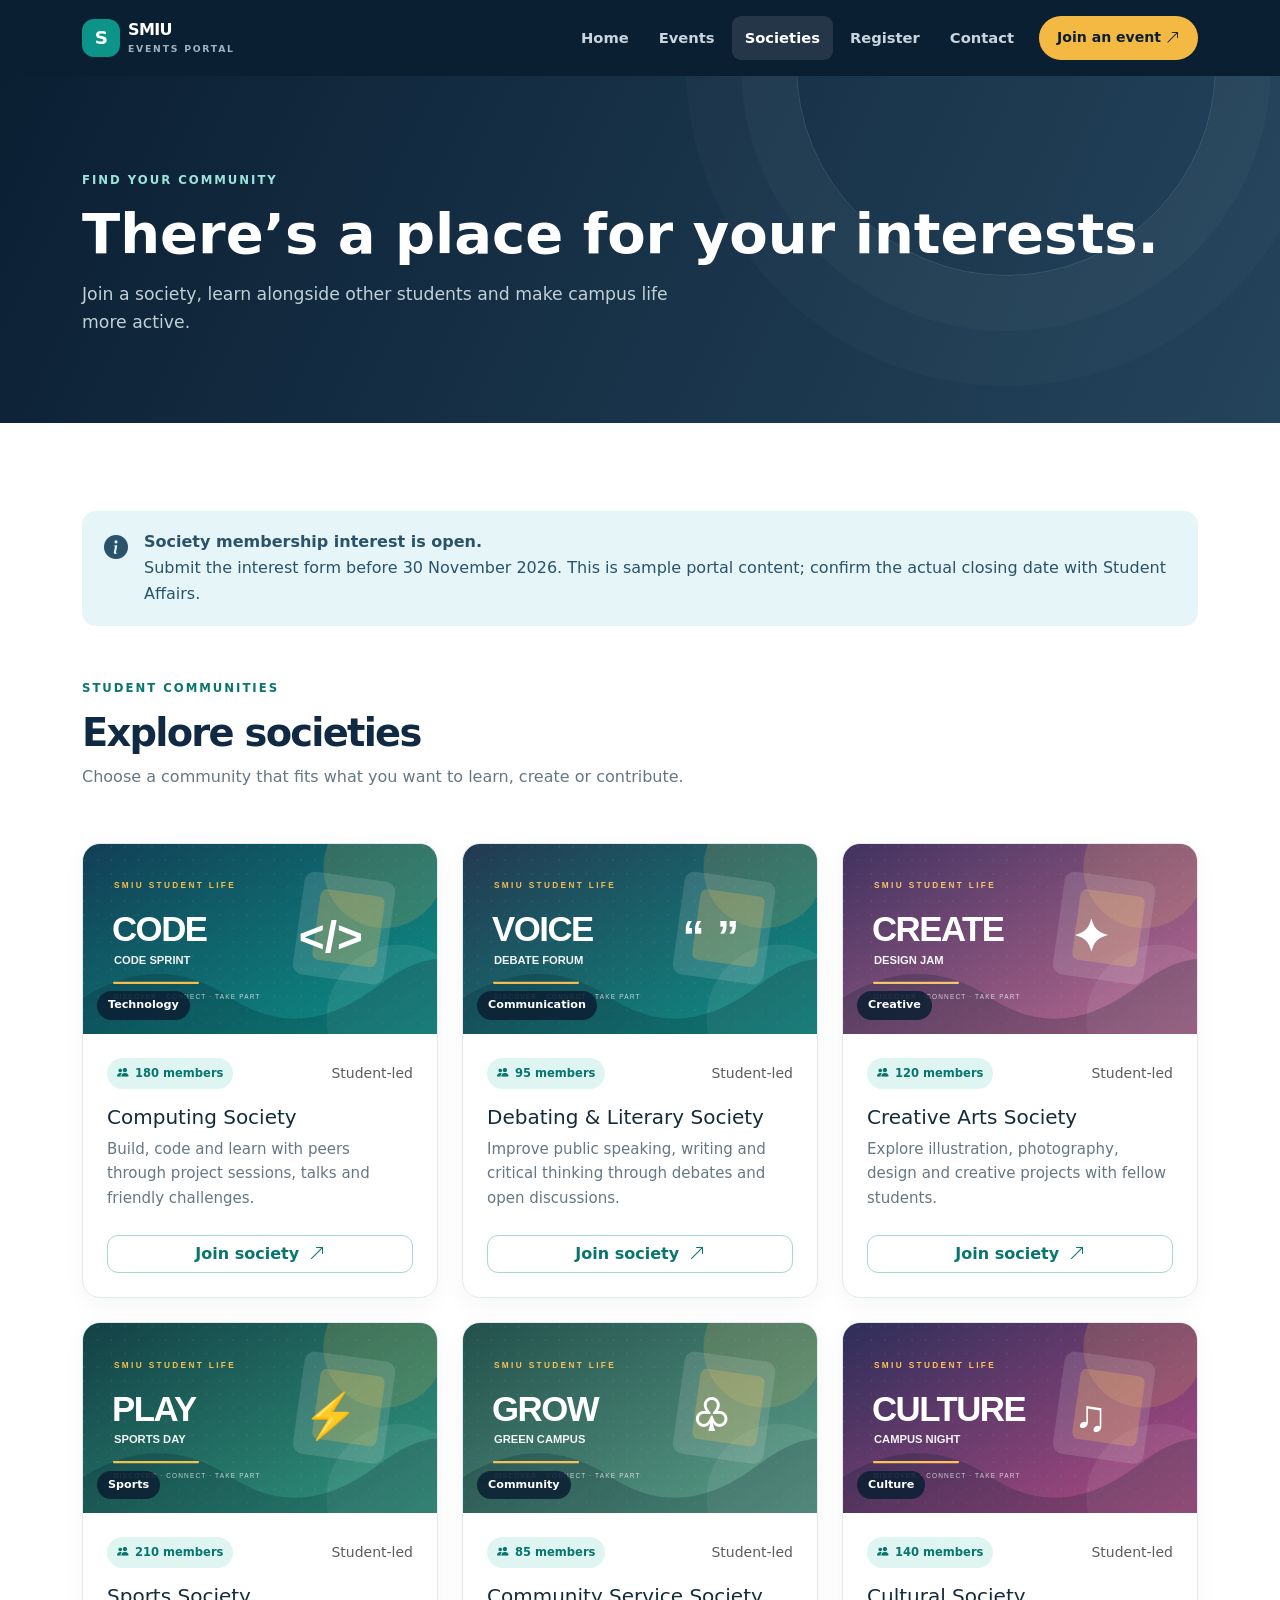
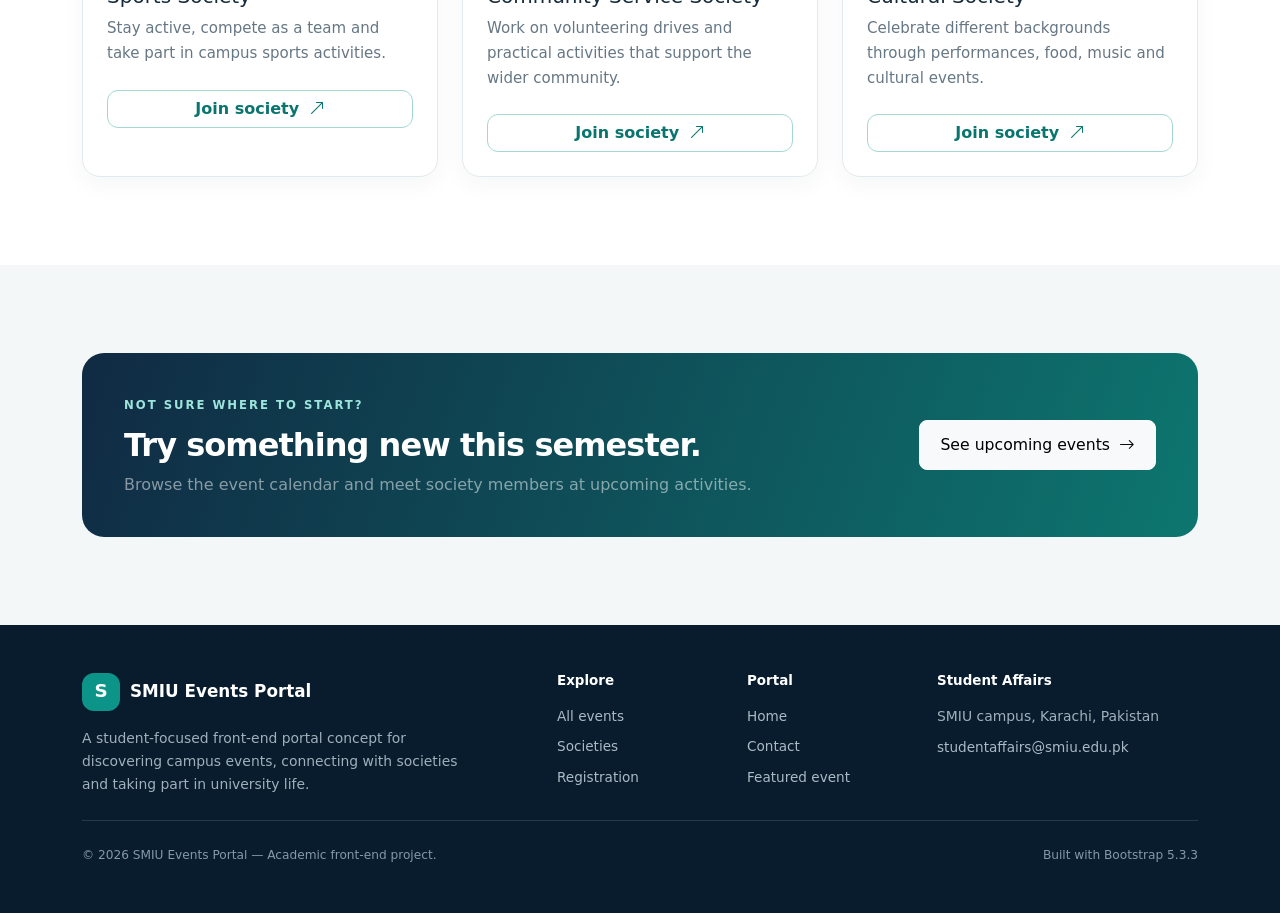
<file: societies.html>
<!doctype html>
<html lang="en">
<head>
  <meta charset="utf-8">
  <meta name="viewport" content="width=device-width, initial-scale=1">
  <meta name="description" content="Explore student societies at SMIU and find a community that matches your interests.">
  <meta name="theme-color" content="#102a43">
  <title>Student societies | SMIU Events Portal</title>
  <link rel="preconnect" href="https://cdn.jsdelivr.net" crossorigin>
  <link href="https://cdn.jsdelivr.net/npm/bootstrap@5.3.3/dist/css/bootstrap.min.css" rel="stylesheet" integrity="sha384-QWTKZyjpPEjISv5WaRU9OFeRpok6YctnYmDr5pNlyT2bRjXh0JMhjY6hW+ALEwIH" crossorigin="anonymous">
  <link href="https://cdn.jsdelivr.net/npm/bootstrap-icons@1.11.3/font/bootstrap-icons.min.css" rel="stylesheet">
  <link href="css/style.css" rel="stylesheet">
</head>
<body>
<header>
  <nav class="navbar navbar-expand-lg navbar-dark portal-navbar">
    <div class="container">
      <a class="navbar-brand d-flex align-items-center gap-2" href="index.html" aria-label="SMIU Events Portal home">
        <span class="brand-mark">S</span>
        <span class="brand-copy">SMIU <span>EVENTS PORTAL</span></span>
      </a>
      <button class="navbar-toggler" type="button" data-bs-toggle="collapse" data-bs-target="#mainNavigation" aria-controls="mainNavigation" aria-expanded="false" aria-label="Toggle navigation">
        <span class="navbar-toggler-icon"></span>
      </button>
      <div class="collapse navbar-collapse" id="mainNavigation">
        <ul class="navbar-nav ms-auto align-items-lg-center gap-lg-1">
          <li class="nav-item"><a class="nav-link" href="index.html">Home</a></li>
          <li class="nav-item"><a class="nav-link" href="events.html">Events</a></li>
          <li class="nav-item"><a class="nav-link active" href="societies.html" aria-current="page">Societies</a></li>
          <li class="nav-item"><a class="nav-link" href="register.html">Register</a></li>
          <li class="nav-item"><a class="nav-link" href="contact.html">Contact</a></li>
          <li class="nav-item ms-lg-2"><a class="btn btn-nav-cta" href="register.html">Join an event <i class="bi bi-arrow-up-right" aria-hidden="true"></i></a></li>
        </ul>
      </div>
    </div>
  </nav>
</header>
<main>
<section class="page-hero page-hero-societies"><div class="container"><span class="eyebrow eyebrow-light">Find your community</span><h1 class="display-4 fw-bold text-white mt-2">There’s a place for your interests.</h1><p class="page-hero-copy">Join a society, learn alongside other students and make campus life more active.</p></div></section>
<section class="section-pad"><div class="container"><div class="alert alert-info portal-alert d-flex align-items-start gap-3" role="alert"><i class="bi bi-info-circle-fill fs-4" aria-hidden="true"></i><div><strong>Society membership interest is open.</strong><br>Submit the interest form before 30 November 2026. This is sample portal content; confirm the actual closing date with Student Affairs.</div></div><div class="section-heading mt-5"><span class="eyebrow">Student communities</span><h2 class="section-title">Explore societies</h2><p class="section-subtitle">Choose a community that fits what you want to learn, create or contribute.</p></div><div class="row g-4 mt-2">
      <div class="col-md-6 col-xl-4"><article class="society-card h-100"><div class="society-image"><img src="images/codefest.svg" alt="Illustration representing Computing Society"><span class="society-type">Technology</span></div><div class="p-4"><div class="d-flex justify-content-between align-items-center gap-2 mb-3"><span class="member-badge"><i class="bi bi-people-fill" aria-hidden="true"></i> 180 members</span><span class="small text-muted">Student-led</span></div><h2 class="h5">Computing Society</h2><p class="card-copy">Build, code and learn with peers through project sessions, talks and friendly challenges.</p><a class="btn btn-outline-primary w-100 mt-2" href="register.html?interest=computing-society">Join society <i class="bi bi-arrow-up-right ms-1" aria-hidden="true"></i></a></div></article></div>
      <div class="col-md-6 col-xl-4"><article class="society-card h-100"><div class="society-image"><img src="images/debate.svg" alt="Illustration representing Debating & Literary Society"><span class="society-type">Communication</span></div><div class="p-4"><div class="d-flex justify-content-between align-items-center gap-2 mb-3"><span class="member-badge"><i class="bi bi-people-fill" aria-hidden="true"></i> 95 members</span><span class="small text-muted">Student-led</span></div><h2 class="h5">Debating & Literary Society</h2><p class="card-copy">Improve public speaking, writing and critical thinking through debates and open discussions.</p><a class="btn btn-outline-primary w-100 mt-2" href="register.html?interest=debating-literary-society">Join society <i class="bi bi-arrow-up-right ms-1" aria-hidden="true"></i></a></div></article></div>
      <div class="col-md-6 col-xl-4"><article class="society-card h-100"><div class="society-image"><img src="images/design-jam.svg" alt="Illustration representing Creative Arts Society"><span class="society-type">Creative</span></div><div class="p-4"><div class="d-flex justify-content-between align-items-center gap-2 mb-3"><span class="member-badge"><i class="bi bi-people-fill" aria-hidden="true"></i> 120 members</span><span class="small text-muted">Student-led</span></div><h2 class="h5">Creative Arts Society</h2><p class="card-copy">Explore illustration, photography, design and creative projects with fellow students.</p><a class="btn btn-outline-primary w-100 mt-2" href="register.html?interest=creative-arts-society">Join society <i class="bi bi-arrow-up-right ms-1" aria-hidden="true"></i></a></div></article></div>
      <div class="col-md-6 col-xl-4"><article class="society-card h-100"><div class="society-image"><img src="images/sports-day.svg" alt="Illustration representing Sports Society"><span class="society-type">Sports</span></div><div class="p-4"><div class="d-flex justify-content-between align-items-center gap-2 mb-3"><span class="member-badge"><i class="bi bi-people-fill" aria-hidden="true"></i> 210 members</span><span class="small text-muted">Student-led</span></div><h2 class="h5">Sports Society</h2><p class="card-copy">Stay active, compete as a team and take part in campus sports activities.</p><a class="btn btn-outline-primary w-100 mt-2" href="register.html?interest=sports-society">Join society <i class="bi bi-arrow-up-right ms-1" aria-hidden="true"></i></a></div></article></div>
      <div class="col-md-6 col-xl-4"><article class="society-card h-100"><div class="society-image"><img src="images/volunteer.svg" alt="Illustration representing Community Service Society"><span class="society-type">Community</span></div><div class="p-4"><div class="d-flex justify-content-between align-items-center gap-2 mb-3"><span class="member-badge"><i class="bi bi-people-fill" aria-hidden="true"></i> 85 members</span><span class="small text-muted">Student-led</span></div><h2 class="h5">Community Service Society</h2><p class="card-copy">Work on volunteering drives and practical activities that support the wider community.</p><a class="btn btn-outline-primary w-100 mt-2" href="register.html?interest=community-service-society">Join society <i class="bi bi-arrow-up-right ms-1" aria-hidden="true"></i></a></div></article></div>
      <div class="col-md-6 col-xl-4"><article class="society-card h-100"><div class="society-image"><img src="images/culture-fest.svg" alt="Illustration representing Cultural Society"><span class="society-type">Culture</span></div><div class="p-4"><div class="d-flex justify-content-between align-items-center gap-2 mb-3"><span class="member-badge"><i class="bi bi-people-fill" aria-hidden="true"></i> 140 members</span><span class="small text-muted">Student-led</span></div><h2 class="h5">Cultural Society</h2><p class="card-copy">Celebrate different backgrounds through performances, food, music and cultural events.</p><a class="btn btn-outline-primary w-100 mt-2" href="register.html?interest=cultural-society">Join society <i class="bi bi-arrow-up-right ms-1" aria-hidden="true"></i></a></div></article></div>
    </div></div></section>
<section class="section-pad bg-soft"><div class="container"><div class="join-banner"><div><span class="eyebrow eyebrow-light">Not sure where to start?</span><h2 class="text-white mt-2">Try something new this semester.</h2><p class="text-white-50 mb-0">Browse the event calendar and meet society members at upcoming activities.</p></div><a href="events.html" class="btn btn-light btn-lg">See upcoming events <i class="bi bi-arrow-right ms-1" aria-hidden="true"></i></a></div></div></section>
</main>
<footer class="portal-footer">
  <div class="container py-5">
    <div class="row g-4 align-items-start">
      <div class="col-lg-5">
        <a class="footer-brand" href="index.html"><span class="brand-mark">S</span> SMIU Events Portal</a>
        <p class="footer-copy mt-3 mb-0">A student-focused front-end portal concept for discovering campus events, connecting with societies and taking part in university life.</p>
      </div>
      <div class="col-6 col-lg-2">
        <h2 class="footer-heading">Explore</h2>
        <a href="events.html">All events</a>
        <a href="societies.html">Societies</a>
        <a href="register.html">Registration</a>
      </div>
      <div class="col-6 col-lg-2">
        <h2 class="footer-heading">Portal</h2>
        <a href="index.html">Home</a>
        <a href="contact.html">Contact</a>
        <a href="event-details.html">Featured event</a>
      </div>
      <div class="col-lg-3">
        <h2 class="footer-heading">Student Affairs</h2>
        <p class="footer-copy mb-2">SMIU campus, Karachi, Pakistan</p>
        <a href="mailto:studentaffairs@smiu.edu.pk">studentaffairs@smiu.edu.pk</a>
      </div>
    </div>
    <div class="footer-bottom mt-4 pt-4 d-flex flex-column flex-md-row justify-content-between gap-2">
      <span>© <span data-current-year>2026</span> SMIU Events Portal — Academic front-end project.</span>
      <span>Built with Bootstrap 5.3.3</span>
    </div>
  </div>
</footer>
<script src="https://cdn.jsdelivr.net/npm/bootstrap@5.3.3/dist/js/bootstrap.bundle.min.js" integrity="sha384-YvpcrYf0tY3lHB60NNkmXc5s9fDVZLESaAA55NDzOxhy9GkcIdslK1eN7N6jIeHz" crossorigin="anonymous"></script>
<script src="js/main.js"></script>
</body>
</html>
</file>
<file: css/style.css>
/* =========================================================
   SMIU Events Portal — custom theme and page components
   Bootstrap 5.3.3 is loaded before this file on every page.
   ========================================================= */

:root {
  --ink: #142b3b;
  --navy: #102a43;
  --navy-deep: #0b1f33;
  --teal: #0d9488;
  --teal-dark: #08766f;
  --teal-soft: #dff5f1;
  --gold: #f4b942;
  --paper: #ffffff;
  --surface: #f4f7f8;
  --muted: #667784;
  --border: #e3eaee;
  --shadow: 0 18px 45px rgba(16, 42, 67, .09);
  --radius-lg: 22px;
}

html { scroll-behavior: smooth; }
body { color: var(--ink); background: var(--paper); font-family: Inter, ui-sans-serif, system-ui, -apple-system, BlinkMacSystemFont, "Segoe UI", sans-serif; line-height: 1.65; }
a { text-decoration: none; }
img { max-width: 100%; }
.bg-soft { background: var(--surface); }
.bg-navy { background: var(--navy); }
.section-pad { padding: 88px 0; }
.section-intro { max-width: 650px; }

/* Navbar shared by all six pages */
.portal-navbar { background: var(--navy-deep); padding: 14px 0; box-shadow: 0 5px 24px rgba(3, 17, 30, .12); }
.navbar-brand { color: #fff; font-weight: 800; letter-spacing: -.03em; }
.brand-mark { width: 38px; height: 38px; display: inline-grid; place-items: center; border-radius: 12px; background: var(--teal); color: #fff; font-weight: 900; font-size: 1.15rem; }
.brand-copy { display: flex; flex-direction: column; font-size: 1rem; line-height: 1.05; }
.brand-copy span { color: #9fb4c2; font-size: .58rem; letter-spacing: .19em; margin-top: 5px; }
.portal-navbar .nav-link { color: #c9d5de; padding: 10px 13px !important; font-size: .92rem; font-weight: 600; border-radius: 9px; transition: color .2s ease, background .2s ease; }
.portal-navbar .nav-link:hover, .portal-navbar .nav-link.active { color: #fff; background: rgba(255,255,255,.1); }
.btn-nav-cta { background: var(--gold); color: var(--navy-deep); border-radius: 999px; padding: 10px 17px; font-size: .88rem; font-weight: 800; }
.btn-nav-cta:hover { background: #ffd16c; color: var(--navy-deep); transform: translateY(-1px); }
.navbar-toggler { border-color: rgba(255,255,255,.3); }

/* Buttons, labels and headings */
.btn-primary { --bs-btn-bg: var(--teal); --bs-btn-border-color: var(--teal); --bs-btn-hover-bg: var(--teal-dark); --bs-btn-hover-border-color: var(--teal-dark); --bs-btn-active-bg: var(--teal-dark); --bs-btn-active-border-color: var(--teal-dark); --bs-btn-color: #fff; --bs-btn-font-weight: 700; --bs-btn-border-radius: 12px; box-shadow: 0 7px 18px rgba(13,148,136,.18); }
.btn-outline-primary { --bs-btn-color: var(--teal-dark); --bs-btn-border-color: #a4d8d3; --bs-btn-hover-bg: var(--teal); --bs-btn-hover-border-color: var(--teal); --bs-btn-hover-color: #fff; --bs-btn-border-radius: 11px; --bs-btn-font-weight: 700; }
.btn-lg { --bs-btn-padding-y: .78rem; --bs-btn-padding-x: 1.25rem; --bs-btn-font-size: .98rem; }
.eyebrow { color: var(--teal-dark); font-size: .73rem; letter-spacing: .17em; text-transform: uppercase; font-weight: 800; display: inline-flex; align-items: center; gap: 9px; }
.eyebrow-light { color: #9de4dc; }
.eyebrow-dot, .live-dot { width: 8px; height: 8px; background: var(--gold); border-radius: 50%; display: inline-block; }
.section-title { color: var(--navy); font-size: clamp(2rem, 3vw, 2.75rem); letter-spacing: -.045em; font-weight: 800; margin: 10px 0 8px; }
.section-title.text-white { color: #fff; }
.section-subtitle { color: var(--muted); max-width: 650px; margin: 0; }
.section-heading { margin-bottom: 28px; }
.text-link { color: var(--teal-dark); font-weight: 800; display: inline-flex; align-items: center; gap: 8px; }
.text-link:hover { color: var(--navy); gap: 12px; }
.card-copy, .body-copy { color: var(--muted); font-size: .94rem; }
.content-lead { color: #405665; font-size: 1.15rem; line-height: 1.8; }

/* Home hero and feature carousel */
.home-hero { position: relative; overflow: hidden; background: radial-gradient(circle at 82% 25%, rgba(13,148,136,.42), transparent 30%), linear-gradient(120deg, #0b1f33 0%, #123f54 58%, #0a6d68 100%); }
.home-hero::before { content: ""; position: absolute; width: 620px; height: 620px; border: 1px solid rgba(255,255,255,.10); border-radius: 50%; right: -170px; top: -260px; box-shadow: 0 0 0 65px rgba(255,255,255,.025), 0 0 0 130px rgba(255,255,255,.02); }
.hero-content { z-index: 1; }
.min-vh-hero { min-height: 650px; padding-top: 65px; padding-bottom: 65px; }
.hero-lead { color: #c5d6df; font-size: 1.14rem; max-width: 520px; }
.text-highlight { color: var(--gold); }
.hero-proof { display: flex; gap: 34px; }
.hero-proof div { display: flex; flex-direction: column; }
.hero-proof strong { font-size: 1.3rem; color: var(--gold); }
.hero-proof span { color: #a9bec9; font-size: .78rem; }
.hero-side-card { padding: 18px; border: 1px solid rgba(255,255,255,.18); border-radius: 25px; background: rgba(8,28,44,.52); box-shadow: 0 25px 80px rgba(0,0,0,.2); backdrop-filter: blur(10px); transform: rotate(1deg); }
.hero-side-top { color: #b9cbd4; display: flex; align-items: center; gap: 9px; font-size: .65rem; font-weight: 800; letter-spacing: .12em; margin-bottom: 14px; }
.hero-side-card img { width: 100%; height: 235px; object-fit: cover; background: #153e52; }
.small-label { color: #91aab8; font-size: .62rem; letter-spacing: .13em; font-weight: 800; }
.round-arrow { display: grid; place-items: center; width: 42px; height: 42px; color: var(--navy); background: var(--gold); border-radius: 50%; font-size: 1.2rem; }
.featured-carousel { box-shadow: var(--shadow); }
.feature-slide { min-height: 360px; position: relative; background: #173c50; display: flex; align-items: center; overflow: hidden; }
.feature-slide::after { content: ""; position: absolute; inset: 0; background: linear-gradient(90deg, rgba(7,25,40,.94) 0%, rgba(7,25,40,.76) 48%, rgba(7,25,40,.15) 100%); }
.feature-slide > img { position: absolute; right: 0; top: 0; height: 100%; width: 65%; object-fit: cover; opacity: .9; }
.feature-slide-content { position: relative; z-index: 1; width: min(540px, 70%); padding: 54px 65px; color: #fff; }
.feature-slide-content h3 { font-size: clamp(2rem, 4vw, 3rem); font-weight: 800; letter-spacing: -.04em; }
.feature-slide-content p:not(.slide-date) { color: #d2dfe5; max-width: 440px; }
.slide-date { color: var(--gold); font-size: .74rem; letter-spacing: .12em; font-weight: 800; }
.carousel-indicators { z-index: 3; margin-bottom: 18px; justify-content: flex-start; padding-left: 65px; }
.carousel-indicators [data-bs-target] { width: 25px; height: 4px; border: 0; border-radius: 10px; }

/* Reusable event and society cards */
.event-card, .society-card, .team-card { background: #fff; border: 1px solid var(--border); border-radius: 18px; overflow: hidden; box-shadow: 0 7px 25px rgba(16,42,67,.045); transition: transform .25s ease, box-shadow .25s ease; }
.event-card:hover, .society-card:hover, .team-card:hover { transform: translateY(-6px); box-shadow: var(--shadow); }
.event-image-wrap { height: 190px; background: #e3f1ef; position: relative; overflow: hidden; }
.event-image-wrap img { width: 100%; height: 100%; object-fit: cover; transition: transform .45s ease; }
.event-card:hover .event-image-wrap img { transform: scale(1.05); }
.date-tile { position: absolute; left: 15px; top: 15px; display: flex; flex-direction: column; align-items: center; justify-content: center; background: #fff; color: var(--navy); width: 54px; height: 60px; border-radius: 12px; box-shadow: 0 6px 18px rgba(0,0,0,.12); }
.date-tile strong { font-size: 1.35rem; line-height: 1.1; }
.date-tile small { color: var(--teal-dark); font-size: .65rem; font-weight: 900; letter-spacing: .08em; }
.category-badge, .table-category { display: inline-flex; align-items: center; width: fit-content; padding: 5px 10px; border-radius: 999px; color: #08766f; background: var(--teal-soft); font-size: .69rem; font-weight: 800; letter-spacing: .03em; }
.why-card { padding: 30px; border: 1px solid rgba(255,255,255,.14); border-radius: 18px; background: rgba(255,255,255,.055); }
.why-icon { width: 52px; height: 52px; display: grid; place-items: center; color: var(--navy); background: var(--gold); border-radius: 15px; font-size: 1.4rem; margin-bottom: 22px; }
.why-card h3 { color: #fff; font-size: 1.16rem; font-weight: 800; }
.why-card p { color: #aebfc9; margin: 0; font-size: .92rem; }

/* Interior page hero banners */
.page-hero { padding: 90px 0 86px; background: var(--navy); position: relative; overflow: hidden; }
.page-hero::after { content: ""; position: absolute; width: 420px; height: 420px; border-radius: 50%; right: 5%; top: -220px; border: 1px solid rgba(255,255,255,.13); box-shadow: 0 0 0 55px rgba(255,255,255,.025), 0 0 0 110px rgba(255,255,255,.02); }
.page-hero .container { position: relative; z-index: 1; }
.page-hero-copy { color: #c0d0d8; max-width: 620px; font-size: 1.08rem; margin: 12px 0 0; }
.page-hero-events { background: linear-gradient(115deg, #0b1f33, #155d67); }
.page-hero-societies { background: linear-gradient(115deg, #0b1f33, #24445c); }
.page-hero-register { background: linear-gradient(115deg, #0b1f33, #0d766f); }
.page-hero-contact { background: linear-gradient(115deg, #0b1f33, #294b61); }
.hero-stat-row { display: flex; flex-wrap: wrap; gap: 28px; margin-top: 28px; color: #b7c8d1; font-size: .84rem; }
.hero-stat-row strong { color: var(--gold); font-size: 1.1rem; margin-right: 6px; }

/* Events schedule table */
.schedule-table-wrap { background: #fff; border: 1px solid var(--border); border-radius: 18px; overflow: hidden; box-shadow: 0 8px 25px rgba(16,42,67,.05); }
.schedule-table-wrap .table { --bs-table-striped-bg: #f3f8f8; --bs-table-hover-bg: #e9f5f3; min-width: 720px; }
.schedule-table-wrap thead th { color: #fff; background: var(--navy); padding: 16px; border: 0; font-size: .82rem; }
.schedule-table-wrap tbody td { padding: 15px 16px; color: #445966; font-size: .88rem; }

/* Event details, accordions and modal */
.detail-banner { min-height: 460px; position: relative; display: flex; align-items: center; overflow: hidden; background: var(--navy); }
.detail-banner > img { position: absolute; inset: 0; width: 100%; height: 100%; object-fit: cover; opacity: .75; }
.detail-banner-shade { position: absolute; inset: 0; background: linear-gradient(90deg, rgba(8,28,44,.96), rgba(8,28,44,.58) 63%, rgba(8,28,44,.15)); }
.detail-banner-content { position: relative; z-index: 1; padding-top: 70px; padding-bottom: 70px; }
.event-info-card { position: sticky; top: 25px; padding: 30px; border-radius: 22px; border: 1px solid var(--border); box-shadow: var(--shadow); background: #fff; }
.info-row { display: flex; gap: 14px; padding: 15px 0; border-bottom: 1px solid var(--border); align-items: center; }
.info-icon { width: 42px; height: 42px; flex: 0 0 42px; display: grid; place-items: center; color: var(--teal-dark); background: var(--teal-soft); border-radius: 12px; font-size: 1.1rem; }
.info-row div { display: flex; flex-direction: column; }
.info-row small { color: var(--muted); font-size: .76rem; }
.info-row strong { color: var(--navy); font-size: .92rem; }
.event-accordion .accordion-item { border: 1px solid var(--border); margin-bottom: 10px; border-radius: 12px !important; overflow: hidden; }
.event-accordion .accordion-button { color: var(--navy); font-weight: 800; box-shadow: none; }
.event-accordion .accordion-button:not(.collapsed) { color: var(--teal-dark); background: #eff9f7; }
.timeline-list { list-style: none; padding: 0; margin: 0; }
.timeline-list li { display: flex; gap: 20px; padding: 9px 0; border-bottom: 1px dashed var(--border); }
.timeline-list li:last-child { border-bottom: 0; }
.timeline-list strong { color: var(--teal-dark); min-width: 105px; }
.modal-content { border: 0; border-radius: 20px; overflow: hidden; }
.modal-header, .modal-footer { padding: 20px 25px; border-color: var(--border); }
.modal-body { padding: 20px 25px; }

/* Societies */
.portal-alert { border: 0; border-radius: 14px; background: #e6f5f7; color: #28536a; padding: 18px 22px; }
.society-image { height: 190px; background: #e8f3f1; position: relative; overflow: hidden; }
.society-image img { width: 100%; height: 100%; object-fit: cover; }
.society-type { position: absolute; bottom: 14px; left: 14px; border-radius: 999px; padding: 5px 11px; background: rgba(11,31,51,.86); color: white; font-size: .7rem; font-weight: 800; }
.member-badge { display: inline-flex; gap: 6px; align-items: center; color: var(--teal-dark); background: var(--teal-soft); border-radius: 999px; padding: 6px 10px; font-size: .72rem; font-weight: 800; }
.join-banner { padding: 38px 42px; border-radius: 22px; background: linear-gradient(110deg, #102a43, #0d766f); display: flex; align-items: center; justify-content: space-between; gap: 25px; }
.join-banner h2 { font-weight: 800; letter-spacing: -.03em; }

/* Registration and contact forms */
.form-shell { border: 1px solid var(--border); border-radius: 22px; background: #fff; box-shadow: var(--shadow); overflow: hidden; }
.form-shell-heading { padding: 30px 34px 25px; background: #f8fbfb; border-bottom: 1px solid var(--border); }
.form-label { color: var(--navy); font-size: .87rem; font-weight: 750; }
.form-control, .form-select { border-color: #d8e2e7; border-radius: 10px; padding: 11px 13px; font-size: .92rem; }
.form-control:focus, .form-select:focus { border-color: #60b9b0; box-shadow: 0 0 0 .22rem rgba(13,148,136,.12); }
.form-check-input:checked { background-color: var(--teal); border-color: var(--teal); }
.required-mark { color: #c44b40; }
.form-feedback { color: #08766f; font-size: .9rem; font-weight: 700; margin-bottom: 10px; }
.contact-info-panel { height: 100%; background: var(--navy); border-radius: 22px; padding: 32px; }
.contact-detail { display: flex; gap: 15px; margin-top: 25px; color: #fff; }
.contact-detail > i { color: var(--gold); font-size: 1.25rem; }
.contact-detail div { display: flex; flex-direction: column; gap: 3px; }
.contact-detail strong { font-size: .9rem; }
.contact-detail span, .contact-detail a { color: #c3d1d9; font-size: .88rem; }
.map-placeholder { position: relative; overflow: hidden; border-radius: 16px; background: #d8eeeb; }
.map-placeholder img { width: 100%; display: block; }
.map-placeholder span { position: absolute; bottom: 12px; left: 12px; background: #fff; color: var(--navy); border-radius: 7px; padding: 5px 10px; font-size: .7rem; font-weight: 800; }
.team-card img { width: 100%; height: 190px; object-fit: cover; background: #e4f0ef; }
.team-roll { color: var(--muted); font-size: .76rem; }
.team-role { color: var(--teal-dark); font-size: .76rem; font-weight: 800; }

/* Shared footer */
.portal-footer { background: #091c2d; color: #fff; }
.footer-brand { display: inline-flex; align-items: center; gap: 10px; color: #fff; font-weight: 800; font-size: 1.05rem; }
.footer-copy { color: #9eb1bd; font-size: .87rem; max-width: 380px; }
.footer-heading { color: #fff; font-size: .84rem; font-weight: 800; margin-bottom: 16px; }
.portal-footer a:not(.footer-brand) { display: block; color: #a9bbc5; font-size: .85rem; margin: 8px 0; }
.portal-footer a:hover { color: var(--gold); }
.footer-bottom { border-top: 1px solid rgba(255,255,255,.12); color: #8299a8; font-size: .76rem; }

/* Responsive behavior: phone, tablet and desktop */
@media (max-width: 991.98px) {
  .section-pad { padding: 70px 0; }
  .min-vh-hero { min-height: auto; padding-top: 86px; padding-bottom: 86px; }
  .portal-navbar .navbar-nav { padding-top: 14px; align-items: stretch !important; }
  .portal-navbar .nav-link { padding-left: 12px !important; }
  .btn-nav-cta { display: inline-block; margin: 8px 0 5px; text-align: center; }
  .event-info-card { position: static; }
}
@media (max-width: 767.98px) {
  .section-pad { padding: 58px 0; }
  .page-hero { padding: 68px 0 64px; }
  .min-vh-hero { padding-top: 72px; padding-bottom: 72px; }
  .hero-proof { gap: 22px; }
  .feature-slide { min-height: 440px; align-items: flex-end; }
  .feature-slide > img { width: 100%; opacity: .55; }
  .feature-slide::after { background: linear-gradient(0deg, rgba(7,25,40,.96), rgba(7,25,40,.38)); }
  .feature-slide-content { width: 100%; padding: 35px 28px 65px; }
  .carousel-indicators { padding-left: 28px; }
  .detail-banner { min-height: 390px; }
  .detail-banner-shade { background: linear-gradient(0deg, rgba(8,28,44,.94), rgba(8,28,44,.28)); }
  .join-banner { padding: 30px; flex-direction: column; align-items: flex-start; }
  .form-shell-heading { padding: 25px 24px 20px; }
  .contact-info-panel { padding: 26px; }
  .hero-stat-row { gap: 14px 22px; }
}
@media (max-width: 420px) {
  .section-pad { padding: 48px 0; }
  .home-hero .display-3 { font-size: 2.7rem; }
  .hero-proof { gap: 15px; }
  .hero-proof strong { font-size: 1.1rem; }
  .hero-proof span { font-size: .7rem; }
  .feature-slide-content { padding-left: 22px; padding-right: 22px; }
  .form-shell form { padding: 22px !important; }
}
@media (prefers-reduced-motion: reduce) {
  *, *::before, *::after { scroll-behavior: auto !important; transition-duration: .01ms !important; animation-duration: .01ms !important; animation-iteration-count: 1 !important; }
}
</file>
